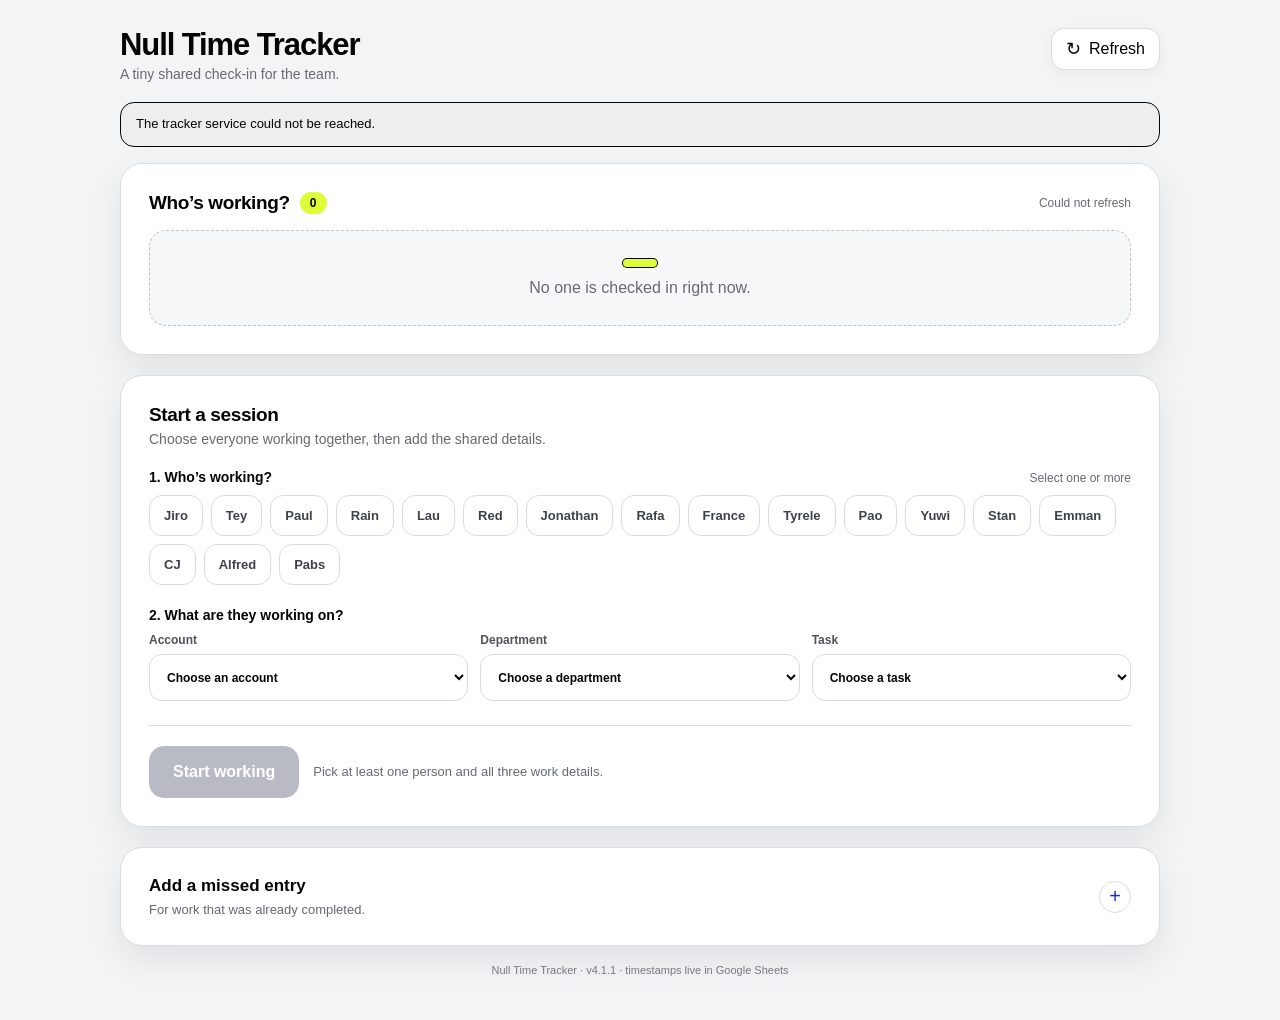
<file: index.html>
<!doctype html>
<html lang="en">
<head>
  <meta charset="utf-8">
  <meta name="viewport" content="width=device-width, initial-scale=1, viewport-fit=cover">
  <meta name="theme-color" content="#192cc4">
  <meta name="application-name" content="Null Time Tracker">
  <meta name="apple-mobile-web-app-capable" content="yes">
  <meta name="apple-mobile-web-app-status-bar-style" content="default">
  <meta name="apple-mobile-web-app-title" content="Null Tracker">
  <meta name="mobile-web-app-capable" content="yes">
  <link rel="manifest" href="./manifest.webmanifest">
  <link rel="icon" type="image/svg+xml" href="./app-icon.svg">
  <link rel="apple-touch-icon" sizes="180x180" href="./app-icon-180.png">
  <title>Null Time Tracker v4.1.1</title>
  <style>
    :root {
      --ink: #050505;
      --muted: #676a73;
      --paper: #ffffff;
      --cream: #f3f4f6;
      --line: #d9dce3;
      --purple: #192cc4;
      --purple-dark: #192cc4;
      --purple-soft: #eef0f6;
      --green: #defd38;
      --green-soft: #defd38;
      --red: #050505;
      --red-soft: #eeeeef;
      --shadow: 0 14px 36px rgba(5, 5, 5, .08);
      --radius: 22px;
    }

    * { box-sizing: border-box; }

    html {
      min-height: 100%;
      color-scheme: light;
      background: var(--cream);
      overscroll-behavior-y: none;
    }

    body {
      margin: 0;
      min-height: 100vh;
      min-height: 100dvh;
      background: var(--cream);
      color: var(--ink);
      font-family: "SF Pro Display", -apple-system, BlinkMacSystemFont, "Helvetica Neue", Arial, sans-serif;
      -webkit-font-smoothing: antialiased;
    }

    button, select, input { font: inherit; }
    button, select, input { touch-action: manipulation; }
    button { -webkit-tap-highlight-color: transparent; }

    .app {
      width: min(1040px, calc(100% - 28px));
      margin: 0 auto;
      padding: max(28px, env(safe-area-inset-top)) 0 max(44px, env(safe-area-inset-bottom));
    }

    .masthead {
      display: flex;
      align-items: flex-start;
      justify-content: space-between;
      gap: 16px;
      margin-bottom: 20px;
    }

    .brand { display: flex; align-items: center; }

    h1, h2, p { margin: 0; }
    h1 { font-size: clamp(23px, 4vw, 31px); line-height: 1.08; letter-spacing: -.035em; font-weight: 650; }
    .tagline { margin-top: 5px; color: var(--muted); font-size: 14px; }

    .refresh {
      display: inline-flex;
      align-items: center;
      gap: 8px;
      min-height: 42px;
      padding: 0 14px;
      border: 1px solid var(--line);
      border-radius: 13px;
      background: var(--paper);
      color: var(--ink);
      cursor: pointer;
      box-shadow: 0 4px 14px rgba(75, 55, 34, .05);
    }
    .refresh:hover { border-color: var(--ink); }
    .refresh:disabled { opacity: .55; cursor: wait; }
    .refresh-icon { display: inline-block; font-size: 18px; line-height: 1; }
    .refresh.is-spinning .refresh-icon { animation: spin .8s linear infinite; }
    @keyframes spin { to { transform: rotate(360deg); } }

    .card {
      border: 1px solid var(--line);
      border-radius: var(--radius);
      background: var(--paper);
      box-shadow: var(--shadow);
    }

    .board { padding: clamp(18px, 4vw, 28px); margin-bottom: 20px; }
    .section-head {
      display: flex;
      align-items: center;
      justify-content: space-between;
      gap: 12px;
      margin-bottom: 16px;
    }
    .title-row { display: flex; align-items: center; gap: 10px; }
    h2 { font-size: 19px; letter-spacing: -.02em; font-weight: 600; }
    .count {
      min-width: 27px;
      padding: 4px 8px;
      border-radius: 999px;
      background: var(--green-soft);
      color: var(--ink);
      font-size: 12px;
      font-weight: 650;
      text-align: center;
    }
    .updated { color: var(--muted); font-size: 12px; }

    .active-grid {
      display: grid;
      grid-template-columns: repeat(auto-fit, minmax(260px, 1fr));
      gap: 12px;
    }
    .session {
      position: relative;
      display: grid;
      grid-template-columns: 12px 1fr auto;
      align-items: start;
      gap: 12px;
      padding: 17px;
      border: 1px solid #cfd3dd;
      border-radius: 17px;
      background: #f7f8fa;
    }
    .status-dot {
      width: 11px;
      height: 11px;
      margin-top: 6px;
      border-radius: 50%;
      background: var(--green);
      box-shadow: 0 0 0 4px rgba(222, 253, 56, .35);
    }
    .session-name { font-weight: 650; letter-spacing: -.01em; }
    .session-detail { margin-top: 4px; color: #555861; font-size: 13px; line-height: 1.45; }
    .elapsed { margin-top: 6px; color: var(--purple); font-size: 12px; font-weight: 600; }
    .stop {
      min-height: 38px;
      padding: 0 13px;
      border: 1px solid var(--ink);
      border-radius: 12px;
      background: var(--paper);
      color: var(--ink);
      font-size: 13px;
      font-weight: 600;
      cursor: pointer;
    }
    .stop:hover { background: var(--ink); color: var(--paper); }
    .stop:disabled { opacity: .55; cursor: wait; }

    .empty {
      padding: 28px 18px;
      border: 1px dashed #bfc3cc;
      border-radius: 17px;
      text-align: center;
      color: var(--muted);
      background: #f6f7f9;
    }
    .empty-mark {
      display: block;
      width: 34px;
      height: 8px;
      margin: 0 auto 12px;
      border-radius: 999px;
      background: var(--green);
      box-shadow: 0 0 0 1px var(--ink);
    }

    .setup { padding: clamp(18px, 4vw, 28px); }
    .setup-intro { margin-bottom: 22px; }
    .setup-intro p { margin-top: 5px; color: var(--muted); font-size: 14px; }
    .field + .field { margin-top: 22px; }
    .field-label {
      display: flex;
      align-items: baseline;
      justify-content: space-between;
      gap: 12px;
      margin-bottom: 10px;
      font-size: 14px;
      font-weight: 650;
    }
    .hint { color: var(--muted); font-size: 12px; font-weight: 500; }

    .choices { display: flex; flex-wrap: wrap; gap: 8px; }
    .choice {
      min-height: 41px;
      padding: 0 14px;
      border: 1px solid var(--line);
      border-radius: 13px;
      background: var(--paper);
      color: #3f424a;
      font-size: 13px;
      font-weight: 550;
      cursor: pointer;
      transition: transform .12s ease, border-color .12s ease, background .12s ease;
    }
    .choice:hover:not(:disabled) { transform: translateY(-1px); border-color: var(--purple); }
    .choice[aria-pressed="true"] {
      border-color: var(--purple);
      background: var(--purple);
      color: var(--paper);
      box-shadow: inset 0 0 0 1px rgba(25, 44, 196, .12);
    }
    .choice:disabled {
      border-style: dashed;
      background: #eeeeef;
      color: #92959d;
      cursor: not-allowed;
      text-decoration: line-through;
    }

    .select-grid {
      display: grid;
      grid-template-columns: repeat(3, minmax(0, 1fr));
      gap: 12px;
    }
    label.select-label { display: block; color: #50535b; font-size: 12px; font-weight: 600; }
    select {
      width: 100%;
      min-height: 47px;
      margin-top: 7px;
      padding: 0 38px 0 13px;
      border: 1px solid var(--line);
      border-radius: 13px;
      outline: none;
      background: var(--paper);
      color: var(--ink);
      cursor: pointer;
    }
    select:focus-visible, button:focus-visible { outline: 3px solid rgba(118, 87, 214, .24); outline-offset: 2px; }

    .action-row {
      display: flex;
      align-items: center;
      gap: 14px;
      margin-top: 24px;
      padding-top: 20px;
      border-top: 1px solid var(--line);
    }
    .start {
      min-height: 52px;
      padding: 0 24px;
      border: 0;
      border-radius: 15px;
      background: var(--purple);
      color: white;
      font-weight: 650;
      cursor: pointer;
      box-shadow: 0 10px 22px rgba(25, 44, 196, .22);
    }
    .start:hover:not(:disabled) { filter: brightness(1.045); transform: translateY(-1px); }
    .start:disabled { background: #b8bbc3; box-shadow: none; cursor: not-allowed; }
    .selection-summary { color: var(--muted); font-size: 13px; line-height: 1.4; }

    .manual { margin-top: 20px; padding: clamp(18px, 4vw, 28px); }
    .manual summary {
      display: flex;
      align-items: center;
      justify-content: space-between;
      gap: 16px;
      list-style: none;
      cursor: pointer;
      font-size: 17px;
      font-weight: 600;
    }
    .manual summary::-webkit-details-marker { display: none; }
    .manual summary::after {
      content: "+";
      display: grid;
      place-items: center;
      width: 30px;
      height: 30px;
      border: 1px solid var(--line);
      border-radius: 50%;
      color: var(--purple);
      font-size: 20px;
      font-weight: 400;
    }
    .manual[open] summary::after { content: "−"; }
    .manual-subtitle { display: block; margin-top: 6px; color: var(--muted); font-size: 13px; font-weight: 400; }
    .manual-form { margin-top: 20px; padding-top: 20px; border-top: 1px solid var(--line); }
    .manual-grid {
      display: grid;
      grid-template-columns: repeat(2, minmax(0, 1fr));
      gap: 14px 12px;
    }
    input[type="datetime-local"] {
      width: 100%;
      min-height: 47px;
      margin-top: 7px;
      padding: 0 13px;
      border: 1px solid var(--line);
      border-radius: 13px;
      outline: none;
      background: var(--paper);
      color: var(--ink);
    }
    input[type="datetime-local"]:focus-visible { outline: 3px solid rgba(25, 44, 196, .22); outline-offset: 2px; }
    .manual-duration { color: var(--muted); font-size: 13px; }

    .stop-dialog {
      width: min(440px, calc(100% - 24px));
      padding: 0;
      border: 1px solid var(--line);
      border-radius: 20px;
      background: var(--paper);
      color: var(--ink);
      box-shadow: 0 24px 70px rgba(5, 5, 5, .2);
    }
    .stop-dialog::backdrop { background: rgba(5, 5, 5, .48); }
    .stop-dialog-panel { padding: 24px; }
    .stop-dialog h2 { font-size: 21px; }
    .stop-dialog-copy { margin-top: 7px; color: var(--muted); font-size: 14px; line-height: 1.45; }
    .stop-choice-grid { display: grid; gap: 10px; margin-top: 22px; }
    .secondary-button,
    .text-button {
      min-height: 48px;
      padding: 0 18px;
      border: 1px solid var(--ink);
      border-radius: 14px;
      background: var(--paper);
      color: var(--ink);
      font-weight: 600;
      cursor: pointer;
    }
    .secondary-button:hover:not(:disabled) { background: #eeeeef; }
    .text-button {
      min-height: 40px;
      margin-top: 10px;
      border-color: transparent;
      color: var(--muted);
      font-weight: 500;
    }
    .stop-earlier-fields {
      margin-top: 18px;
      padding-top: 18px;
      border-top: 1px solid var(--line);
    }
    .stop-earlier-fields[hidden] { display: none; }
    .stop-help { margin-top: 9px; color: var(--muted); font-size: 12px; line-height: 1.4; }
    .stop-dialog .start,
    .stop-dialog .secondary-button { width: 100%; }
    .stop-dialog button:disabled { opacity: .55; cursor: wait; }

    .notice {
      display: none;
      margin-bottom: 16px;
      padding: 12px 15px;
      border: 1px solid var(--purple);
      border-radius: 14px;
      background: var(--paper);
      color: var(--purple);
      font-size: 13px;
      line-height: 1.45;
    }
    .notice.show { display: block; }
    .notice.error { border-color: var(--ink); background: var(--red-soft); color: var(--ink); }
    .notice.success { border-color: var(--ink); background: var(--green-soft); color: var(--ink); }
    .footer { padding: 18px 4px 0; color: #777a82; font-size: 11px; text-align: center; }

    @media (max-width: 680px) {
      .app { width: min(100% - 18px, 1040px); padding-top: 16px; }
      .masthead { align-items: center; }
      .tagline, .refresh-label { display: none; }
      .refresh { width: 43px; padding: 0; justify-content: center; }
      .select-grid { grid-template-columns: 1fr; }
      select, input[type="datetime-local"] { font-size: 16px; }
      .manual-grid { grid-template-columns: 1fr; }
      .action-row { align-items: stretch; flex-direction: column; }
      .start { width: 100%; }
      .active-grid { grid-template-columns: 1fr; }
      .session { grid-template-columns: 12px 1fr; }
      .stop { grid-column: 2; width: 100%; margin-top: 3px; }
      .updated { display: none; }
    }

    @media (display-mode: standalone) {
      .app { padding-top: max(20px, env(safe-area-inset-top)); }
      .masthead { margin-top: 2px; }
    }

    @media (prefers-reduced-motion: reduce) {
      *, *::before, *::after { scroll-behavior: auto !important; animation-duration: .01ms !important; transition-duration: .01ms !important; }
    }
  </style>
</head>
<body>
  <main class="app">
    <header class="masthead">
      <div class="brand">
        <div>
          <h1>Null Time Tracker</h1>
          <p class="tagline">A tiny shared check-in for the team.</p>
        </div>
      </div>
      <button class="refresh" id="refreshButton" type="button" aria-label="Refresh active sessions">
        <span class="refresh-icon" aria-hidden="true">↻</span>
        <span class="refresh-label">Refresh</span>
      </button>
    </header>

    <div class="notice" id="notice" role="status" aria-live="polite"></div>

    <section class="card board" aria-labelledby="workingTitle">
      <div class="section-head">
        <div class="title-row">
          <h2 id="workingTitle">Who’s working?</h2>
          <span class="count" id="activeCount">0</span>
        </div>
        <span class="updated" id="updatedLabel">Checking now…</span>
      </div>
      <div class="active-grid" id="activeSessions" aria-live="polite">
        <div class="empty"><span class="empty-mark" aria-hidden="true"></span>Loading the team board…</div>
      </div>
    </section>

    <section class="card setup" aria-labelledby="startTitle">
      <div class="setup-intro">
        <h2 id="startTitle">Start a session</h2>
        <p>Choose everyone working together, then add the shared details.</p>
      </div>

      <div class="field">
        <div class="field-label">
          <span>1. Who’s working?</span>
          <span class="hint" id="employeeHint">Select one or more</span>
        </div>
        <div class="choices" id="employeeChoices" role="group" aria-label="Employees"></div>
      </div>

      <div class="field">
        <div class="field-label"><span>2. What are they working on?</span></div>
        <div class="select-grid">
          <label class="select-label">Account
            <select id="accountSelect"><option value="">Choose an account</option></select>
          </label>
          <label class="select-label">Department
            <select id="departmentSelect"><option value="">Choose a department</option></select>
          </label>
          <label class="select-label">Task
            <select id="taskSelect"><option value="">Choose a task</option></select>
          </label>
        </div>
      </div>

      <div class="action-row">
        <button class="start" id="startButton" type="button" disabled>Start working</button>
        <div class="selection-summary" id="selectionSummary">Pick at least one person and all three work details.</div>
      </div>
    </section>

    <details class="card manual" id="manualDetails">
      <summary>
        <span>
          Add a missed entry
          <span class="manual-subtitle">For work that was already completed.</span>
        </span>
      </summary>
      <div class="manual-form">
        <div class="manual-grid">
          <label class="select-label">Employee
            <select id="manualEmployee"><option value="">Choose an employee</option></select>
          </label>
          <label class="select-label">Account
            <select id="manualAccount"><option value="">Choose an account</option></select>
          </label>
          <label class="select-label">Department
            <select id="manualDepartment"><option value="">Choose a department</option></select>
          </label>
          <label class="select-label">Task
            <select id="manualTask"><option value="">Choose a task</option></select>
          </label>
          <label class="select-label">Start date and time
            <input id="manualStart" type="datetime-local">
          </label>
          <label class="select-label">End date and time
            <input id="manualEnd" type="datetime-local">
          </label>
        </div>
        <div class="action-row">
          <button class="start" id="manualSaveButton" type="button" disabled>Save past entry</button>
          <div class="manual-duration" id="manualDuration">Enter a valid start and end time.</div>
        </div>
      </div>
    </details>

    <dialog class="stop-dialog" id="stopDialog" aria-labelledby="stopDialogTitle">
      <div class="stop-dialog-panel">
        <h2 id="stopDialogTitle">When did you finish?</h2>
        <p class="stop-dialog-copy" id="stopDialogCopy">Choose whether the session ended now or earlier.</p>

        <div class="stop-choice-grid">
          <button class="start" id="stopNowButton" type="button">Stop now</button>
          <button class="secondary-button" id="stopEarlierButton" type="button">I finished earlier</button>
        </div>

        <div class="stop-earlier-fields" id="stopEarlierFields" hidden>
          <label class="select-label">Actual end date and time
            <input id="correctedEndTime" type="datetime-local">
          </label>
          <p class="stop-help" id="stopCorrectionHelp">The end time must be after the session started and cannot be in the future.</p>
          <button class="start" id="confirmEarlierButton" type="button">Save corrected end time</button>
        </div>

        <button class="text-button" id="cancelStopButton" type="button">Cancel</button>
      </div>
    </dialog>

    <div class="footer">Null Time Tracker · v4.1.1 · timestamps live in Google Sheets</div>
  </main>

  <script>
    "use strict";

    const GOOGLE_SCRIPT_URL = "https://script.google.com/macros/s/AKfycbw0ca-KwMYEqgmO9GLHw-WwdXLbXiL7_RX3yYVsHfkFRn7GKb2mnUyQy092Bta9bJEo5g/exec";

    const EMPLOYEES = [
      "Jiro", "Tey", "Paul", "Rain", "Lau", "Red", "Jonathan", "Rafa",
      "France", "Tyrele", "Pao", "Yuwi", "Stan", "Emman", "CJ", "Alfred", "Pabs"
    ];
    const ACCOUNTS = [
      "ACTO", "Aldoldo Gelato", "Alibaba Chips", "Bang Bang Thai Eatery", "Clean Fuel",
      "Dental Hub", "Don Frank", "Inbox Stores", "Kochomo", "Pampanga Pickleball Center",
      "Revive Studio", "Rockwell Nepo", "Royce Hotel", "Singku Cafe", "Tom Taus", "Ton Cars",
      "Null Studios", "Other Projects"
    ];
    const DEPARTMENTS = ["Cam Dept", "Graphics", "Account Managers", "Finance", "Directors"];
    const TASKS = [
      "Video Edit", "Photo Edit", "Video Shoot", "Photo Shoot", "Graphic Edit",
      "Upload", "Meeting", "Account Management", "Pre-production", "Events"
    ];

    const state = {
      selectedEmployees: new Set(),
      activeSessions: [],
      busy: false,
      lastUpdated: null,
      pendingStop: null
    };

    const el = {
      notice: document.getElementById("notice"),
      activeCount: document.getElementById("activeCount"),
      activeSessions: document.getElementById("activeSessions"),
      updatedLabel: document.getElementById("updatedLabel"),
      refreshButton: document.getElementById("refreshButton"),
      employeeChoices: document.getElementById("employeeChoices"),
      employeeHint: document.getElementById("employeeHint"),
      accountSelect: document.getElementById("accountSelect"),
      departmentSelect: document.getElementById("departmentSelect"),
      taskSelect: document.getElementById("taskSelect"),
      startButton: document.getElementById("startButton"),
      selectionSummary: document.getElementById("selectionSummary"),
      manualDetails: document.getElementById("manualDetails"),
      manualEmployee: document.getElementById("manualEmployee"),
      manualAccount: document.getElementById("manualAccount"),
      manualDepartment: document.getElementById("manualDepartment"),
      manualTask: document.getElementById("manualTask"),
      manualStart: document.getElementById("manualStart"),
      manualEnd: document.getElementById("manualEnd"),
      manualSaveButton: document.getElementById("manualSaveButton"),
      manualDuration: document.getElementById("manualDuration"),
      stopDialog: document.getElementById("stopDialog"),
      stopDialogCopy: document.getElementById("stopDialogCopy"),
      stopNowButton: document.getElementById("stopNowButton"),
      stopEarlierButton: document.getElementById("stopEarlierButton"),
      stopEarlierFields: document.getElementById("stopEarlierFields"),
      correctedEndTime: document.getElementById("correctedEndTime"),
      stopCorrectionHelp: document.getElementById("stopCorrectionHelp"),
      confirmEarlierButton: document.getElementById("confirmEarlierButton"),
      cancelStopButton: document.getElementById("cancelStopButton")
    };

    function escapeText(value) {
      return String(value == null ? "" : value);
    }

    function makeId() {
      if (window.crypto && typeof window.crypto.randomUUID === "function") {
        return window.crypto.randomUUID();
      }
      return "ntt-" + Date.now().toString(36) + "-" + Math.random().toString(36).slice(2, 12);
    }

    function callApiOnce(action, payload = {}) {
      return new Promise((resolve, reject) => {
        const callbackName = "nullTrackerCallback_" + Date.now() + "_" + Math.floor(Math.random() * 1000000);
        const script = document.createElement("script");
        let settled = false;

        function cleanup() {
          clearTimeout(timeout);
          delete window[callbackName];
          script.remove();
        }

        window[callbackName] = function (data) {
          if (settled) return;
          settled = true;
          cleanup();
          resolve(data || {});
        };

        const params = new URLSearchParams();
        params.set("action", action);
        params.set("payload", JSON.stringify(payload));
        params.set("callback", callbackName);
        params.set("_", String(Date.now()));
        script.src = GOOGLE_SCRIPT_URL + "?" + params.toString();
        script.async = true;

        script.onerror = function () {
          if (settled) return;
          settled = true;
          cleanup();
          reject(new Error("The tracker service could not be reached."));
        };

        const timeout = setTimeout(function () {
          if (settled) return;
          settled = true;
          cleanup();
          reject(new Error("The tracker took too long to respond. Please try again."));
        }, 30000);

        document.body.appendChild(script);
      });
    }

    async function callApi(action, payload = {}) {
      try {
        const result = await callApiOnce(action, payload);

        if (action === "stop" && result && result.code === "BUSY") {
          await new Promise(resolve => setTimeout(resolve, 750));
          return callApiOnce(action, payload);
        }

        return result;
      } catch (error) {
        if (action !== "getActive" && action !== "stop") throw error;
        await new Promise(resolve => setTimeout(resolve, 750));
        return callApiOnce(action, payload);
      }
    }

    function setNotice(message, type) {
      el.notice.textContent = message || "";
      el.notice.className = "notice" + (message ? " show" : "") + (type ? " " + type : "");
    }

    function fillSelect(select, items) {
      const fragment = document.createDocumentFragment();
      items.forEach(item => {
        const option = document.createElement("option");
        option.value = item;
        option.textContent = item;
        fragment.appendChild(option);
      });
      select.appendChild(fragment);
    }

    function getActiveEmployeeNames() {
      return new Set(state.activeSessions.map(session => escapeText(session.employee)));
    }

    function renderEmployeeChoices() {
      const activeNames = getActiveEmployeeNames();
      el.employeeChoices.textContent = "";

      EMPLOYEES.forEach(name => {
        const button = document.createElement("button");
        const selected = state.selectedEmployees.has(name);
        const active = activeNames.has(name);
        button.type = "button";
        button.className = "choice";
        button.textContent = selected ? "✓ " + name : name;
        button.setAttribute("aria-pressed", selected ? "true" : "false");
        button.disabled = active || state.busy;
        button.title = active ? name + " is already working" : "";
        button.addEventListener("click", () => {
          if (state.selectedEmployees.has(name)) state.selectedEmployees.delete(name);
          else state.selectedEmployees.add(name);
          renderEmployeeChoices();
          updateStartButton();
        });
        el.employeeChoices.appendChild(button);
      });

      const count = state.selectedEmployees.size;
      el.employeeHint.textContent = count ? count + (count === 1 ? " person selected" : " people selected") : "Select one or more";
    }

    function approximateElapsed(startTime) {
      const start = new Date(startTime).getTime();
      if (!Number.isFinite(start)) return "active now";
      const minutes = Math.max(0, Math.floor((Date.now() - start) / 60000));
      if (minutes < 1) return "just started";
      if (minutes <= 3) return minutes + " min";
      if (minutes < 60) return "~" + Math.max(5, Math.round(minutes / 5) * 5) + "m";
      if (minutes < 120) {
        const rounded = Math.round(minutes / 10) * 10;
        const hours = Math.floor(rounded / 60);
        const remainder = rounded % 60;
        return "~" + hours + "h" + (remainder ? remainder + "m" : "");
      }
      const rounded = Math.round(minutes / 30) * 30;
      const hours = Math.floor(rounded / 60);
      const remainder = rounded % 60;
      return "~" + hours + "h" + (remainder ? remainder + "m" : "");
    }

    function renderActiveSessions() {
      el.activeSessions.textContent = "";
      el.activeCount.textContent = String(state.activeSessions.length);

      if (!state.activeSessions.length) {
        const empty = document.createElement("div");
        empty.className = "empty";
        empty.innerHTML = '<span class="empty-mark" aria-hidden="true"></span>No one is checked in right now.';
        el.activeSessions.appendChild(empty);
        return;
      }

      const sorted = state.activeSessions.slice().sort((a, b) => escapeText(a.employee).localeCompare(escapeText(b.employee)));
      sorted.forEach(session => {
        const card = document.createElement("article");
        card.className = "session";

        const dot = document.createElement("span");
        dot.className = "status-dot";
        dot.setAttribute("aria-label", "Active");

        const info = document.createElement("div");
        const name = document.createElement("div");
        name.className = "session-name";
        name.textContent = escapeText(session.employee) || "Unknown employee";
        const detail = document.createElement("div");
        detail.className = "session-detail";
        detail.textContent = [session.account, session.department, session.task].filter(Boolean).map(escapeText).join(" · ") || "Work session";
        const elapsed = document.createElement("div");
        elapsed.className = "elapsed";
        elapsed.dataset.startTime = escapeText(session.startTime);
        elapsed.textContent = approximateElapsed(session.startTime);
        info.append(name, detail, elapsed);

        const stop = document.createElement("button");
        stop.type = "button";
        stop.className = "stop";
        stop.textContent = "Stop";
        stop.disabled = state.busy;
        stop.setAttribute("aria-label", "Stop session for " + name.textContent);
        stop.addEventListener("click", () => openStopDialog(session));

        card.append(dot, info, stop);
        el.activeSessions.appendChild(card);
      });
    }

    function updateElapsedLabels() {
      document.querySelectorAll("[data-start-time]").forEach(node => {
        node.textContent = approximateElapsed(node.dataset.startTime);
      });
      if (state.lastUpdated) el.updatedLabel.textContent = "Updated " + approximateElapsed(state.lastUpdated);
    }

    function updateStartButton() {
      const count = state.selectedEmployees.size;
      const ready = count > 0 && el.accountSelect.value && el.departmentSelect.value && el.taskSelect.value;
      el.startButton.disabled = state.busy || !ready;
      el.startButton.textContent = state.busy ? "Please wait…" : count ? "Start for " + count + (count === 1 ? " person" : " people") : "Start working";
      if (!count) el.selectionSummary.textContent = "Pick at least one person and all three work details.";
      else if (!ready) el.selectionSummary.textContent = "Now choose the account, department, and task.";
      else el.selectionSummary.textContent = Array.from(state.selectedEmployees).join(", ");
    }

    function toDatetimeLocalValue(date) {
      const offset = date.getTimezoneOffset() * 60000;
      return new Date(date.getTime() - offset).toISOString().slice(0, 16);
    }

    function formatDateTime(value) {
      const date = new Date(value);
      if (!Number.isFinite(date.getTime())) return "an unknown time";
      return date.toLocaleString([], {
        month: "short",
        day: "numeric",
        hour: "numeric",
        minute: "2-digit"
      });
    }

    function openStopDialog(session) {
      if (state.busy || !session.sessionId) return;

      state.pendingStop = {
        sessionId: session.sessionId,
        employee: escapeText(session.employee) || "This employee",
        startTime: session.startTime
      };

      el.stopDialogCopy.textContent = state.pendingStop.employee +
        " started at " + formatDateTime(session.startTime) + ".";
      el.stopEarlierFields.hidden = true;
      el.correctedEndTime.value = "";
      updateStopCorrection();
      el.stopDialog.showModal();
    }

    function closeStopDialog() {
      if (state.busy) return;
      state.pendingStop = null;
      el.stopDialog.close();
    }

    function showEarlierStopFields() {
      if (!state.pendingStop) return;

      const now = new Date();
      const start = new Date(state.pendingStop.startTime);
      const minimum = new Date(start.getTime() + 60000);
      const suggested = new Date(Math.max(minimum.getTime(), now.getTime() - 30 * 60000));

      el.correctedEndTime.min = toDatetimeLocalValue(minimum);
      el.correctedEndTime.max = toDatetimeLocalValue(now);
      el.correctedEndTime.value = toDatetimeLocalValue(suggested);
      el.stopEarlierFields.hidden = false;
      updateStopCorrection();
      el.correctedEndTime.focus();
    }

    function updateStopCorrection() {
      const pending = state.pendingStop;
      const start = pending ? new Date(pending.startTime).getTime() : NaN;
      const end = new Date(el.correctedEndTime.value).getTime();
      const now = Date.now();
      const valid = Number.isFinite(start) && Number.isFinite(end) && end > start && end <= now;

      el.confirmEarlierButton.disabled = state.busy || !valid;

      if (!el.correctedEndTime.value) {
        el.stopCorrectionHelp.textContent = "Choose when the work actually ended.";
      } else if (end <= start) {
        el.stopCorrectionHelp.textContent = "End time must be after the session started.";
      } else if (end > now) {
        el.stopCorrectionHelp.textContent = "End time cannot be in the future.";
      } else {
        const minutes = Math.max(1, Math.round((end - start) / 60000));
        const hours = Math.floor(minutes / 60);
        const remainder = minutes % 60;
        el.stopCorrectionHelp.textContent = "Recorded duration: " +
          (hours ? hours + "h " : "") + remainder + "m";
      }
    }

    function resetManualTimes() {
      const end = new Date();
      const start = new Date(end.getTime() - 60 * 60 * 1000);
      el.manualStart.value = toDatetimeLocalValue(start);
      el.manualEnd.value = toDatetimeLocalValue(end);
    }

    function updateManualButton() {
      const start = new Date(el.manualStart.value).getTime();
      const end = new Date(el.manualEnd.value).getTime();
      const validTimes = Number.isFinite(start) && Number.isFinite(end) && end > start;
      const complete = el.manualEmployee.value && el.manualAccount.value &&
        el.manualDepartment.value && el.manualTask.value && validTimes;

      el.manualSaveButton.disabled = state.busy || !complete;
      el.manualSaveButton.textContent = state.busy ? "Please wait…" : "Save past entry";

      if (!Number.isFinite(start) || !Number.isFinite(end)) {
        el.manualDuration.textContent = "Enter a valid start and end time.";
      } else if (end <= start) {
        el.manualDuration.textContent = "End time must be after start time.";
      } else {
        const totalMinutes = Math.round((end - start) / 60000);
        const hours = Math.floor(totalMinutes / 60);
        const minutes = totalMinutes % 60;
        el.manualDuration.textContent = "Duration: " +
          (hours ? hours + "h " : "") + minutes + "m";
      }
    }

    function setBusy(busy) {
      state.busy = busy;
      el.refreshButton.disabled = busy;
      el.refreshButton.classList.toggle("is-spinning", busy);
      [
        el.accountSelect, el.departmentSelect, el.taskSelect,
        el.manualEmployee, el.manualAccount, el.manualDepartment, el.manualTask,
        el.manualStart, el.manualEnd
      ].forEach(control => control.disabled = busy);
      el.stopNowButton.disabled = busy;
      el.stopEarlierButton.disabled = busy;
      el.cancelStopButton.disabled = busy;
      renderEmployeeChoices();
      renderActiveSessions();
      updateStartButton();
      updateManualButton();
      updateStopCorrection();
    }

    async function refreshActiveSessions(options = {}) {
      if (state.busy && !options.force) return;
      setBusy(true);
      if (!options.quiet) setNotice("Checking who’s working…");
      try {
        const result = await callApi("getActive");
        if (result.ok === false) throw new Error(result.error || "Could not load active sessions.");
        state.activeSessions = Array.isArray(result.sessions) ? result.sessions : [];
        const activeNames = getActiveEmployeeNames();
        Array.from(state.selectedEmployees).forEach(name => {
          if (activeNames.has(name)) state.selectedEmployees.delete(name);
        });
        state.lastUpdated = new Date().toISOString();
        if (!options.quiet) setNotice("");
      } catch (error) {
        setNotice(error.message || "Could not load active sessions.", "error");
      } finally {
        setBusy(false);
        el.updatedLabel.textContent = state.lastUpdated ? "Updated just now" : "Could not refresh";
      }
    }

    async function startSessions() {
      if (el.startButton.disabled) return;
      const employees = Array.from(state.selectedEmployees);
      const groupId = makeId();
      const sessions = employees.map(employee => ({
        sessionId: makeId(),
        groupId,
        employee,
        account: el.accountSelect.value,
        department: el.departmentSelect.value,
        task: el.taskSelect.value
      }));

      setBusy(true);
      setNotice("Starting " + employees.length + (employees.length === 1 ? " session…" : " sessions…"));
      try {
        const result = await callApi("start", { groupId, sessions });
        if (!result.ok) {
          const conflicts = Array.isArray(result.conflicts) && result.conflicts.length ? " (" + result.conflicts.join(", ") + ")" : "";
          throw new Error((result.error || "Could not start the session.") + conflicts);
        }
        state.selectedEmployees.clear();
        el.accountSelect.value = "";
        el.departmentSelect.value = "";
        el.taskSelect.value = "";
        setBusy(false);
        await refreshActiveSessions({ force: true, quiet: true });
        setNotice(employees.length + (employees.length === 1 ? " session started." : " sessions started."), "success");
      } catch (error) {
        setNotice(error.message || "Could not start. Please try again.", "error");
      } finally {
        if (state.busy) setBusy(false);
      }
    }

    async function submitStop(endTime) {
      const pending = state.pendingStop;
      if (!pending || state.busy) return;

      const payload = { sessionId: pending.sessionId };
      if (endTime) payload.endTime = endTime;

      setBusy(true);
      setNotice("Stopping " + pending.employee + "’s session…");
      try {
        const result = await callApi("stop", payload);
        if (!result.ok) throw new Error(result.error || "Could not stop the session.");
        const employee = pending.employee;
        el.stopDialog.close();
        state.pendingStop = null;
        setBusy(false);
        await refreshActiveSessions({ force: true, quiet: true });
        setNotice(employee + " is checked out.", "success");
      } catch (error) {
        setNotice(error.message || "Could not stop the session. Please try again.", "error");
      } finally {
        if (state.busy) setBusy(false);
      }
    }

    async function saveManualEntry() {
      if (el.manualSaveButton.disabled) return;

      const employee = el.manualEmployee.value;
      const payload = {
        sessionId: makeId(),
        employee: employee,
        account: el.manualAccount.value,
        department: el.manualDepartment.value,
        task: el.manualTask.value,
        startTime: new Date(el.manualStart.value).toISOString(),
        endTime: new Date(el.manualEnd.value).toISOString()
      };

      setBusy(true);
      setNotice("Saving the missed entry…");

      try {
        const result = await callApi("manual", payload);
        if (!result.ok) throw new Error(result.error || "Could not save the missed entry.");

        el.manualEmployee.value = "";
        el.manualAccount.value = "";
        el.manualDepartment.value = "";
        el.manualTask.value = "";
        resetManualTimes();
        el.manualDetails.open = false;
        setNotice("Past entry saved for " + employee + ".", "success");
      } catch (error) {
        setNotice(error.message || "Could not save the missed entry.", "error");
      } finally {
        setBusy(false);
      }
    }

    fillSelect(el.accountSelect, ACCOUNTS);
    fillSelect(el.departmentSelect, DEPARTMENTS);
    fillSelect(el.taskSelect, TASKS);
    fillSelect(el.manualEmployee, EMPLOYEES);
    fillSelect(el.manualAccount, ACCOUNTS);
    fillSelect(el.manualDepartment, DEPARTMENTS);
    fillSelect(el.manualTask, TASKS);
    resetManualTimes();
    renderEmployeeChoices();
    renderActiveSessions();
    updateStartButton();
    updateManualButton();

    [el.accountSelect, el.departmentSelect, el.taskSelect].forEach(select => select.addEventListener("change", updateStartButton));
    el.startButton.addEventListener("click", startSessions);
    el.refreshButton.addEventListener("click", () => refreshActiveSessions());
    [
      el.manualEmployee, el.manualAccount, el.manualDepartment,
      el.manualTask, el.manualStart, el.manualEnd
    ].forEach(control => control.addEventListener("change", updateManualButton));
    el.manualSaveButton.addEventListener("click", saveManualEntry);
    el.stopNowButton.addEventListener("click", () => submitStop(null));
    el.stopEarlierButton.addEventListener("click", showEarlierStopFields);
    el.correctedEndTime.addEventListener("input", updateStopCorrection);
    el.confirmEarlierButton.addEventListener("click", () => {
      if (el.confirmEarlierButton.disabled) return;
      submitStop(new Date(el.correctedEndTime.value).toISOString());
    });
    el.cancelStopButton.addEventListener("click", closeStopDialog);
    el.stopDialog.addEventListener("cancel", event => {
      if (state.busy) event.preventDefault();
      else state.pendingStop = null;
    });

    refreshActiveSessions();
    setInterval(updateElapsedLabels, 30000);
    setInterval(() => refreshActiveSessions({ quiet: true }), 120000);
    document.addEventListener("visibilitychange", () => {
      if (document.visibilityState === "visible") refreshActiveSessions({ quiet: true });
    });

    if ("serviceWorker" in navigator) {
      window.addEventListener("load", () => {
        navigator.serviceWorker.register("./service-worker.js").catch(() => {});
      });
    }
  </script>
</body>
</html>
</file>
